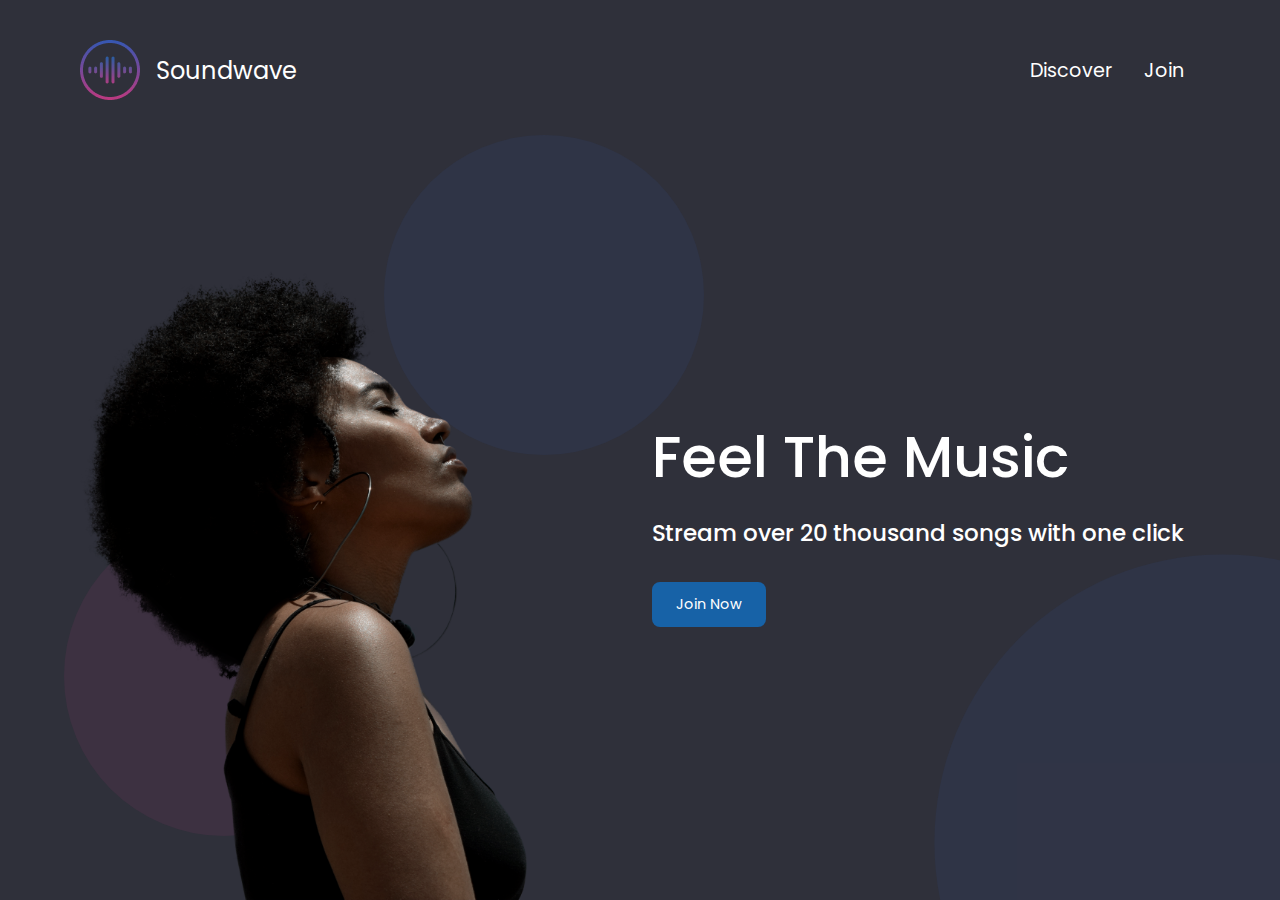
<file: index.html>
<!DOCTYPE html>
<html lang="en">
<head>
  <meta charset="UTF-8">
  <meta name="viewport" content="width=device-width, initial-scale=1.0">
  <meta http-equiv="X-UA-Compatible" content="ie=edge">
  <link href="css/style.css" rel="stylesheet">
  <link href="css/index.css" rel="stylesheet">
  <link rel="icon" href="images/favicon.png" type="image/x-icon">
  <title>Soundwave</title>
</head>
<body class="container full-height-grow">
  <header class="main-header">
    <a href="/" class="brand-logo">
      <img src="images/logo.png">
      <div class="brand-logo-name">Soundwave</div>
    </a>
    <nav class="main-nav">
      <ul>
        <li><a href="pages/discover.html">Discover</a></li>
        <li><a href="pages/join.html">Join</a></li>
      </ul>
    </nav>
  </header>
  <section class="home-main-section">
    <div class="img-wrapper">
      <div class="lady-image"></div>
    </div>
    <div class="call-to-action">
      <h1 class="title">Feel The Music</h1>
      <span class="subtitle">Stream over 20 thousand songs with one click</span>
      <a href="pages/join.html" class="btn">Join Now</a>
    </div>
  </section>
  
  <div class="home-page-circle-1"></div>
  <div class="home-page-circle-2"></div>
  <div class="home-page-circle-3"></div>
</body>
</html>
</file>
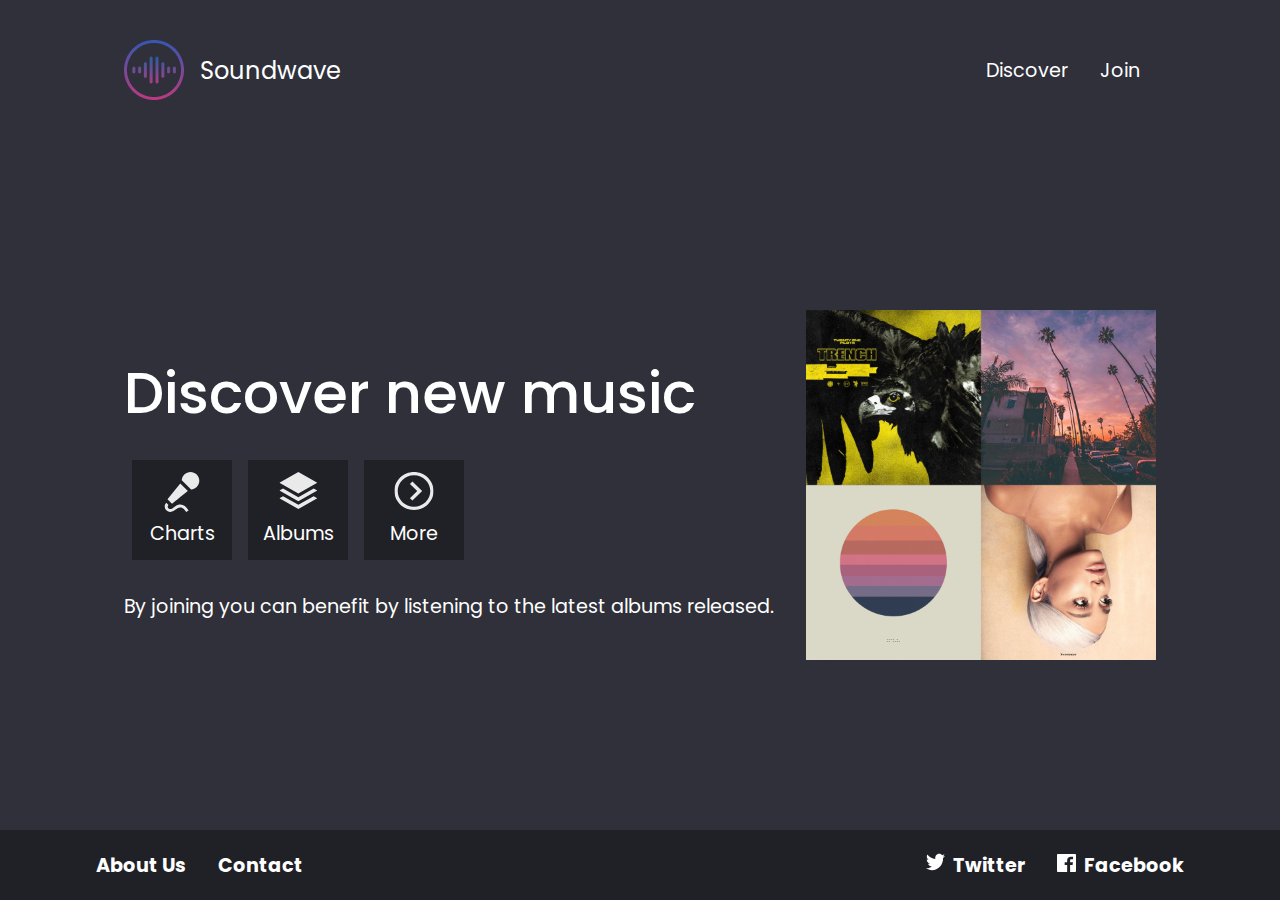
<file: pages/discover.html>
<!DOCTYPE html>
<html lang="en">
<head>
  <meta charset="UTF-8">
  <meta name="viewport" content="width=device-width, initial-scale=1.0">
  <meta http-equiv="X-UA-Compatible" content="ie=edge">
  <link href="/css/discover.css" rel="stylesheet">
  <link href="/css/style.css" rel="stylesheet">
  <link rel="icon" href="../images/favicon.png" type="image/x-icon">
  <title>Soundwave - Discover</title>
</head>
<body class="full-height-grow">
  <div class="container full-height-grow">
    <header class="main-header">
      <a href="/" class="brand-logo">
        <img src="../images/logo.png">
        <div class="brand-logo-name">Soundwave</div>
      </a>
      <nav class="main-nav">
        <ul>
          <li><a href="discover.html">Discover</a></li>
          <li><a href="join.html">Join</a></li>
        </ul>
      </nav>
    </header>
    <section class="discover-main-section">
      <div class="call-to-action">
        <h1 class="title">Discover new music</h1>
        <div class="icon-section">
          <div class="icon">
            <img src="../images/microphone.svg">
            Charts
          </div>
          <div class="icon">
            <img src="../images/albums.svg">
            Albums
          </div>
          <div class="icon">
            <img src="../images/more.svg">
            More
          </div>
        </div>
        By joining you can benefit by listening to the latest albums released.
      </div>
      <img class="covers-image" src="../images/covers.jpg">
    </section>
  </div>

  <footer class="main-footer">
    <div class="container">
      <nav class="footer-nav">
        <ul>
          <li><a href="#">About Us</a></li>
          <li><a href="#">Contact</a></li>
        </ul>
      </nav>
      <nav class="footer-nav">
        <ul>
          <li>
            <a href="#" class="social-link">
              <img src="../images/twitter.svg">
              Twitter
            </a>
          </li>
          <li>
            <a href="#" class="social-link">
              <img src="../images/facebook.svg">
              Facebook
            </a>
          </li>
        </ul>
      </nav>
    </div>
  </footer>
</body>
</html>
</file>
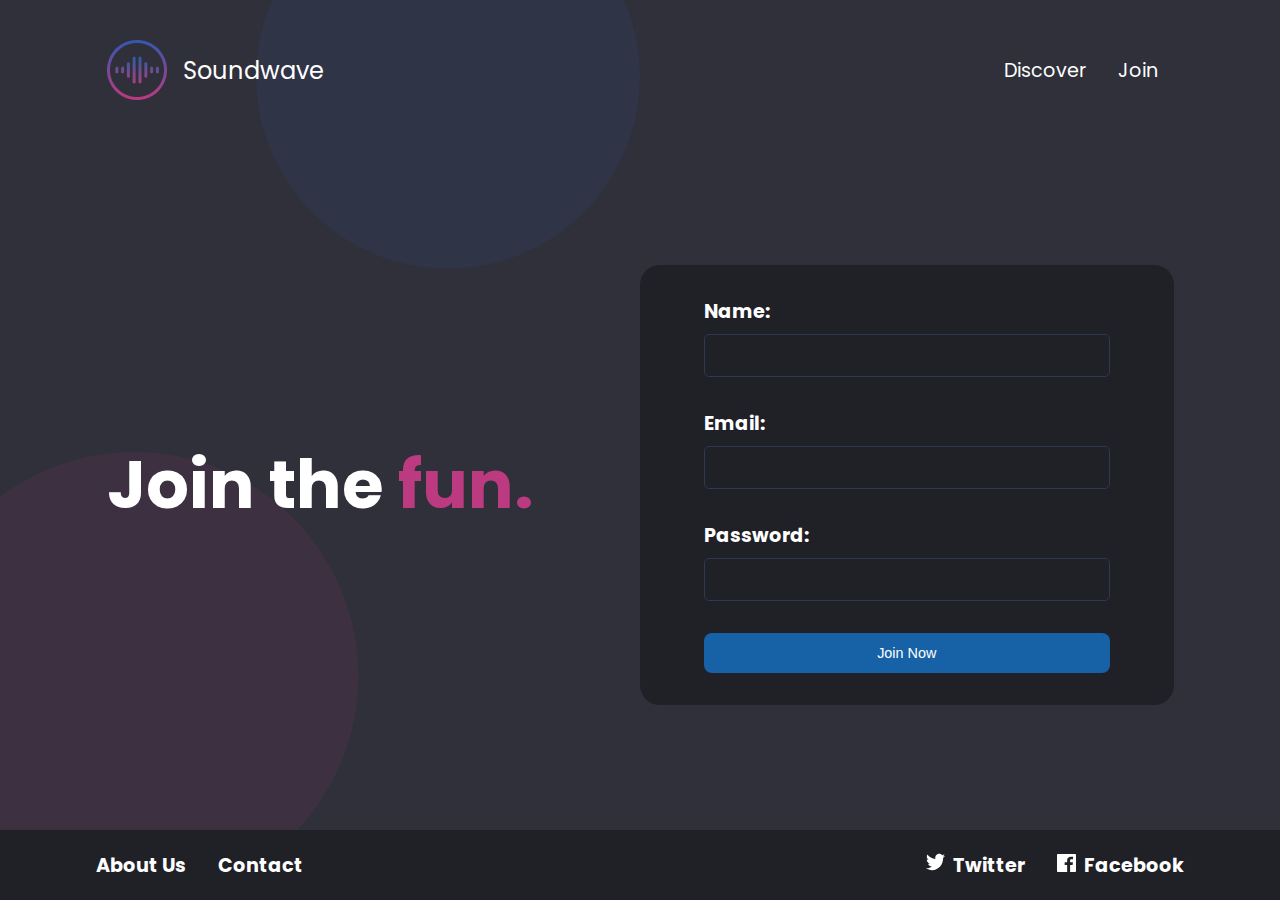
<file: pages/join.html>
<!DOCTYPE html>
<html lang="en">
<head>
  <meta charset="UTF-8">
  <meta name="viewport" content="width=device-width, initial-scale=1.0">
  <meta http-equiv="X-UA-Compatible" content="ie=edge">
  <link href="../css/style.css" rel="stylesheet">
  <link href="../css/join.css" rel="stylesheet">
  <link rel="icon" href="../images/favicon.png" type="image/x-icon">
  <title>Soundwave - Join</title>
</head>
<body class="full-height-grow">
  <div class="container full-height-grow">
    <header class="main-header">
      <a href="/" class="brand-logo">
        <img src="../images/logo.png">
        <div class="brand-logo-name">Soundwave</div>
      </a>
      <nav class="main-nav">
        <ul>
          <li><a href="discover.html">Discover</a></li>
          <li><a href="join.html">Join</a></li>
        </ul>
      </nav>
    </header>
    <section class="join-main-section">
      <h1 class="join-text">
        Join the
        <span class="accent-text">fun.</span>
      </h1>
      <form class="join-form">
        <div class="input-group">
          <label>Name:</label>
          <input type="text">
        </div>
        <div class="input-group">
          <label>Email:</label>
          <input type="email">
        </div>
        <div class="input-group">
          <label>Password:</label>
          <input type="password">
        </div>
        <div class="input-group">
          <button type="submit" class="btn">Join Now</button>
        </div>
      </form>
    </section>
  </div>

  <div class="join-page-circle-1"></div>
  <div class="join-page-circle-2"></div>

  <footer class="main-footer">
    <div class="container">
      <nav class="footer-nav">
        <ul>
          <li><a href="#">About Us</a></li>
          <li><a href="#">Contact</a></li>
        </ul>
      </nav>
      <nav class="footer-nav">
        <ul>
          <li>
            <a href="#" class="social-link">
              <img src="../images/twitter.svg">
              Twitter
            </a>
          </li>
          <li>
            <a href="#" class="social-link">
              <img src="../images/facebook.svg">
              Facebook
            </a>
          </li>
        </ul>
      </nav>
    </div>
  </footer>
</body>
</html>
</file>
<file: css/style.css>
@import url('https://fonts.googleapis.com/css?family=Poppins:400,500,700');

*, *::before, *::after {
  box-sizing: border-box;
}

body {
  padding: 0;
  margin: 0;
  background-color: #2F303A;
  font-family: Poppins, sans-serif;
  font-size: 1.2rem;
  color: white;
  min-height: 100vh;
}

.full-height-grow {
  display: flex;
  flex-direction: column;
}

.brand-logo {
  display: flex;
  align-items: center;
  font-size: 1.25em;
  color: inherit;
  text-decoration: none;
}

.brand-logo-name {
  margin-left: 1rem;
}

.main-nav ul, .footer-nav ul {
  display: flex;
  margin: 0;
  padding: 0;
  list-style: none;
}

.main-nav a, .footer-nav a {
  color: inherit;
  text-decoration: none;
  padding: 1rem;
}

.main-nav a:hover, .footer-nav a:hover  {
  color: #adadad;
}

.main-header, .main-footer {
  display: flex;
  justify-content: space-between;
  align-items: center;
}

.main-header {
  height: 140px;
}

.main-footer {
  height: 70px;
  background-color: #202027;
  font-weight: bold;
}

.social-link img {
  width: 1em;
  margin-right: .25rem;
}

.main-footer .container {
  display: flex;
  justify-content: space-between;
}

.container {
  max-width: 1200px;
  margin: 0 auto;
  padding: 0 40px;
  flex-grow: 1;
}

.title {
  font-weight: 500;
  font-size: 3em;
  margin-bottom: 1rem;
  margin-top: 0;
}

.subtitle {
  font-weight: 500;
  font-size: 1.2em;
  margin-bottom: 2rem;
}

.btn {
  color: white;
  background-color: #1762A7;
  padding: .75rem 1.5rem;
  border-radius: .5rem;
  text-decoration: none;
  font-size: .9rem;
  outline: none;
  border: none;
  cursor: pointer;
}

.btn:hover {
  background-color: #2180d8;
}

.btn:focus {
  background-color: #2796ff;
}
</file>
<file: css/index.css>
.home-main-section {
  display: flex;
  align-items: stretch;
  justify-content: space-between;
  flex-grow: 1;
}

.home-main-section .img-wrapper {
  flex-grow: 1;
  flex-direction: column;
  display: flex;
  align-items: stretch;
  justify-content: flex-end;
}

.home-main-section .lady-image {
  background-image: url(../images/landing-page-girl.png);
  flex-grow: 1;
  max-height: 70vh;
  min-width: 30vw;
  background-size: contain;
  background-repeat: no-repeat;
  background-position: bottom left;
}

.home-main-section .call-to-action {
  display: flex;
  flex-direction: column;
  align-items: flex-start;
  margin: 1rem;
  align-self: center;
}

@media (max-width: 950px) {
  .home-main-section .img-wrapper {
    display: none;
  }

  .home-main-section {
    justify-content: center;
  }
}

.home-page-circle-1 {
  position: absolute;
  width: 25vw;
  height: 25vw;
  border-radius: 50%;
  background-color: rgb(188, 58, 128, .1);
  bottom: 5vw;
  left: 5vw;
  z-index: -1;
}

.home-page-circle-2 {
  position: absolute;
  width: 25vw;
  height: 25vw;
  border-radius: 50%;
  background-color: rgb(52, 87, 178, .1);
  top: 15vh;
  left: 30vw;
  z-index: -1;
}

.home-page-circle-3 {
  position: absolute;
  overflow: hidden;
  width: 45vw;
  height: 45vw;
  bottom: 0;
  right: 0;
  z-index: -1;
}

.home-page-circle-3::before {
  content: '';
  transform: translate(40%, 40%);
  position: absolute;
  height: 100%;
  width: 100%;
  border-radius: 50%;
  background-color: rgb(52, 87, 178, .1);
}
</file>
<file: css/discover.css>
.discover-main-section {
  display: flex;
  align-items: center;
  justify-content: space-between;
  flex-grow: 1;
}

.discover-main-section .covers-image {
  width: 30vw;
  margin-left: 2rem;
  height: auto;
  max-width: 350px;
}

.icon-section {
  display: flex;
}

.icon {
  display: flex;
  flex-direction: column;
  justify-content: space-between;
  align-items: center;
  margin: .5rem;
  padding: .75rem;
  width: 100px;
  height: 100px;
  background-color: #202027;
  margin-bottom: 2rem;
}

.icon img {
  width: 40px;
}

@media (max-width: 800px) {
  .discover-main-section {
    flex-direction: column;
    justify-content: center;
  }

  .discover-main-section .covers-image {
    margin-top: 2rem;
    height: 30vh;
    width: auto;
  }
}
</file>
<file: css/join.css>
.join-main-section {
  display: flex;
  justify-content: space-between;
  align-items: center;
  flex-grow: 1;
}

.join-text {
  font-size: 3.5em;
  font-weight: bold;
  margin: 0;
}

.accent-text {
  color: #BC3A80;
}

.join-form {
  background-color: #202027;
  width: 50vw;
  max-width: 50%;
  padding: 2rem 4rem;
  border-radius: 20px;
}

.input-group {
  margin-bottom: 2rem;
  display: flex;
  flex-direction: column;
}

.input-group:last-child {
  margin-bottom: 0;
}

.input-group label {
  font-weight: bold;
  margin-bottom: .5rem;
}

.input-group input {
  outline: none;
  background: none;
  border: 1px solid #2E3852;
  font-size: 1em;
  padding: .5em;
  color: inherit;
  border-radius: 5px;
}

.input-group input:focus {
  border-color: #596da0;
}

@media (max-width: 900px) {
  .join-main-section {
    flex-direction: column;
    justify-content: center;
  }

  .join-form {
    width: 80vw;
    max-width: inherit;
    margin: 2rem 0;
  }
}

.join-page-circle-1 {
  position: absolute;
  overflow: hidden;
  width: 35vw;
  height: 35vw;
  bottom: 0;
  left: 0;
  z-index: -1;
}

.join-page-circle-1::before {
  content: '';
  transform: translateX(-20%);
  position: absolute;
  height: 100%;
  width: 100%;
  border-radius: 50%;
  background-color: rgb(188, 58, 128, .1);
}

.join-page-circle-2 {
  position: absolute;
  overflow: hidden;
  width: 30vw;
  height: 30vw;
  top: 0;
  left: 20vw;
  z-index: -1;
}

.join-page-circle-2::before {
  content: '';
  transform: translateY(-30%);
  position: absolute;
  height: 100%;
  width: 100%;
  border-radius: 50%;
  background-color: rgb(52, 87, 178, .1);
}
</file>
